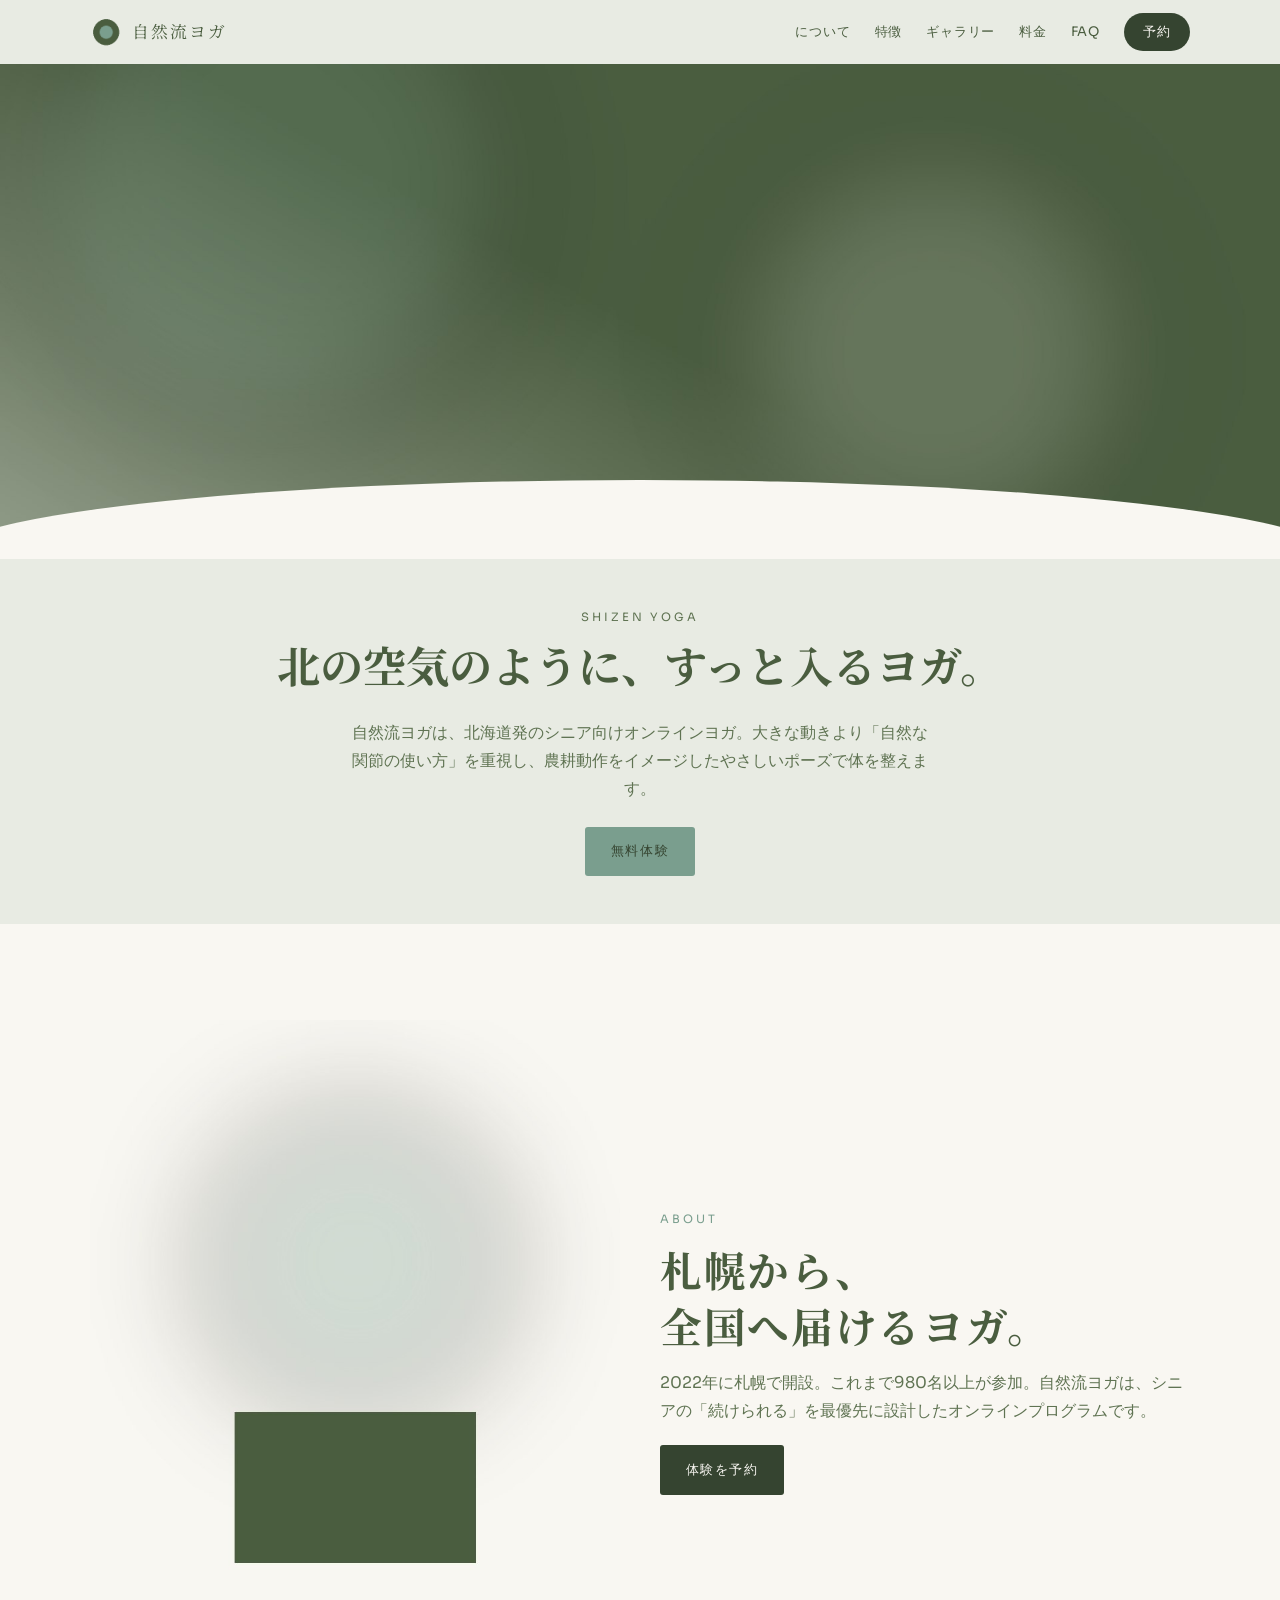
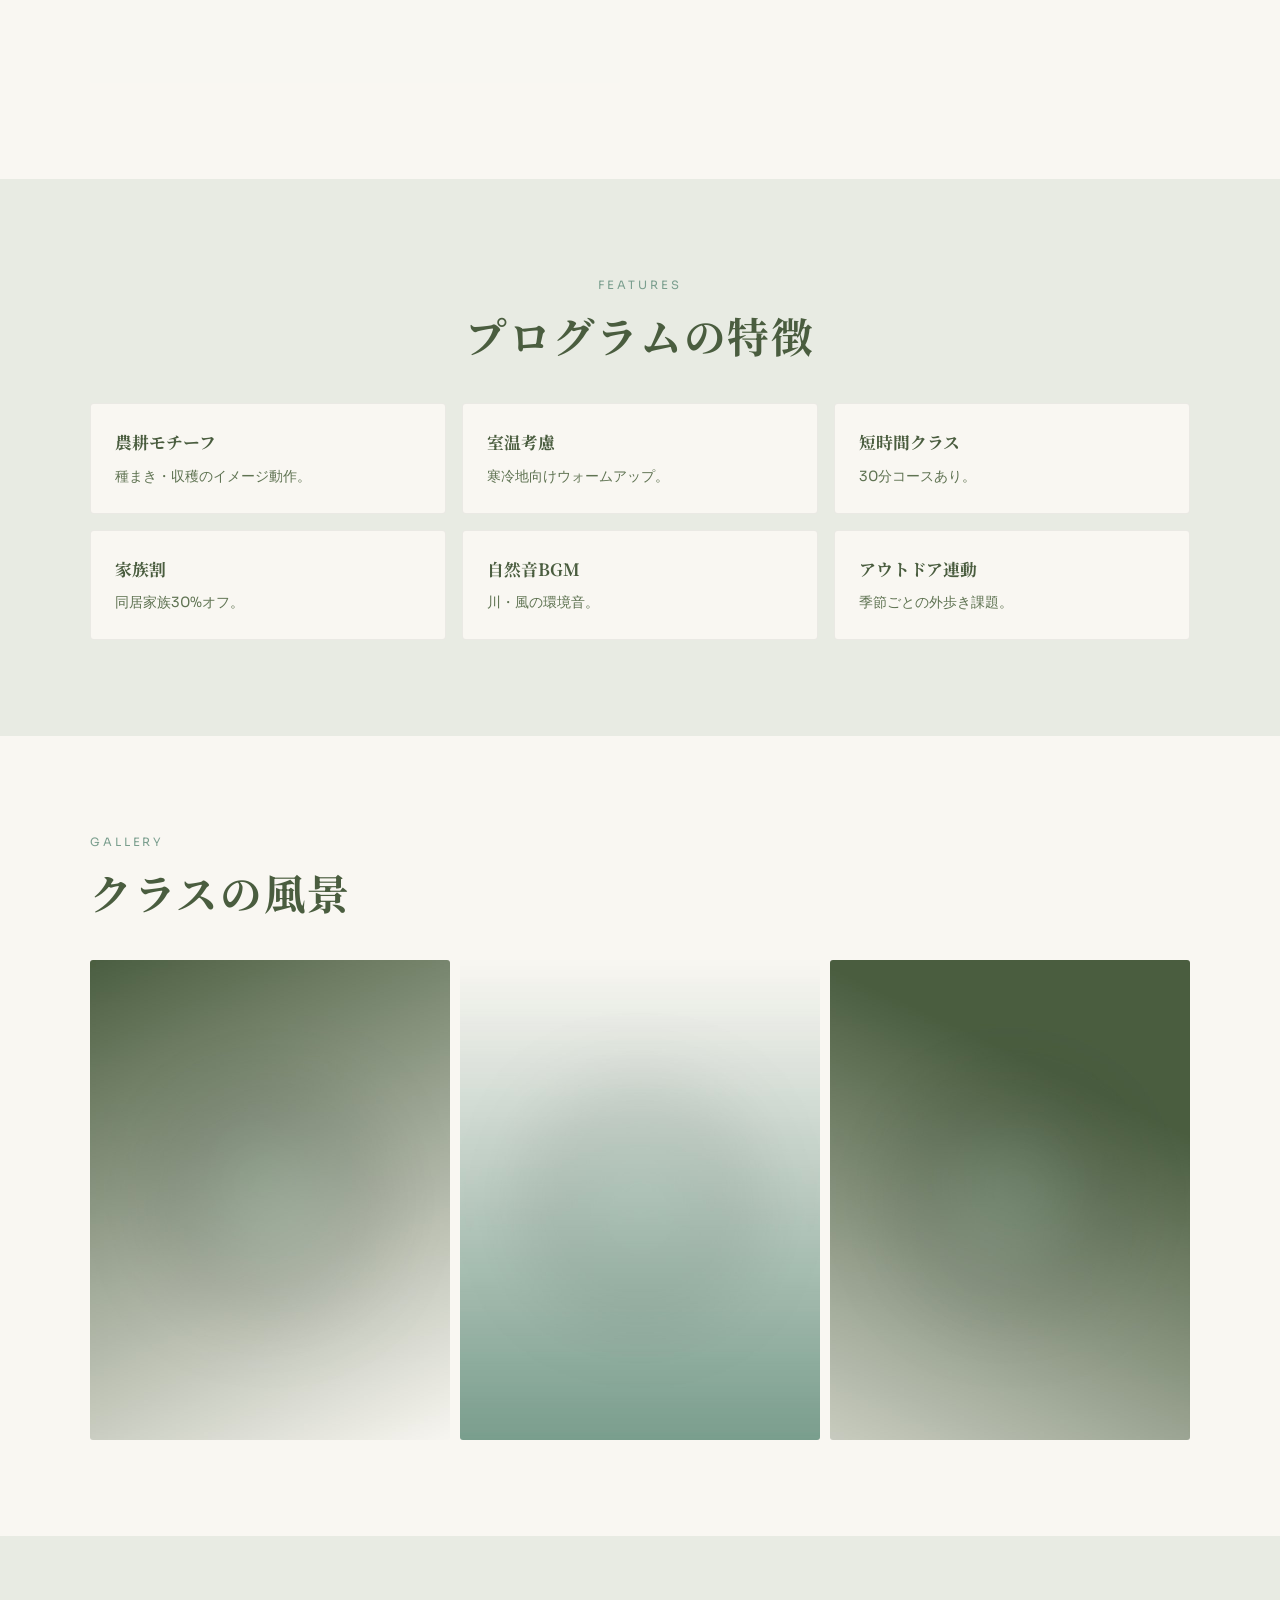
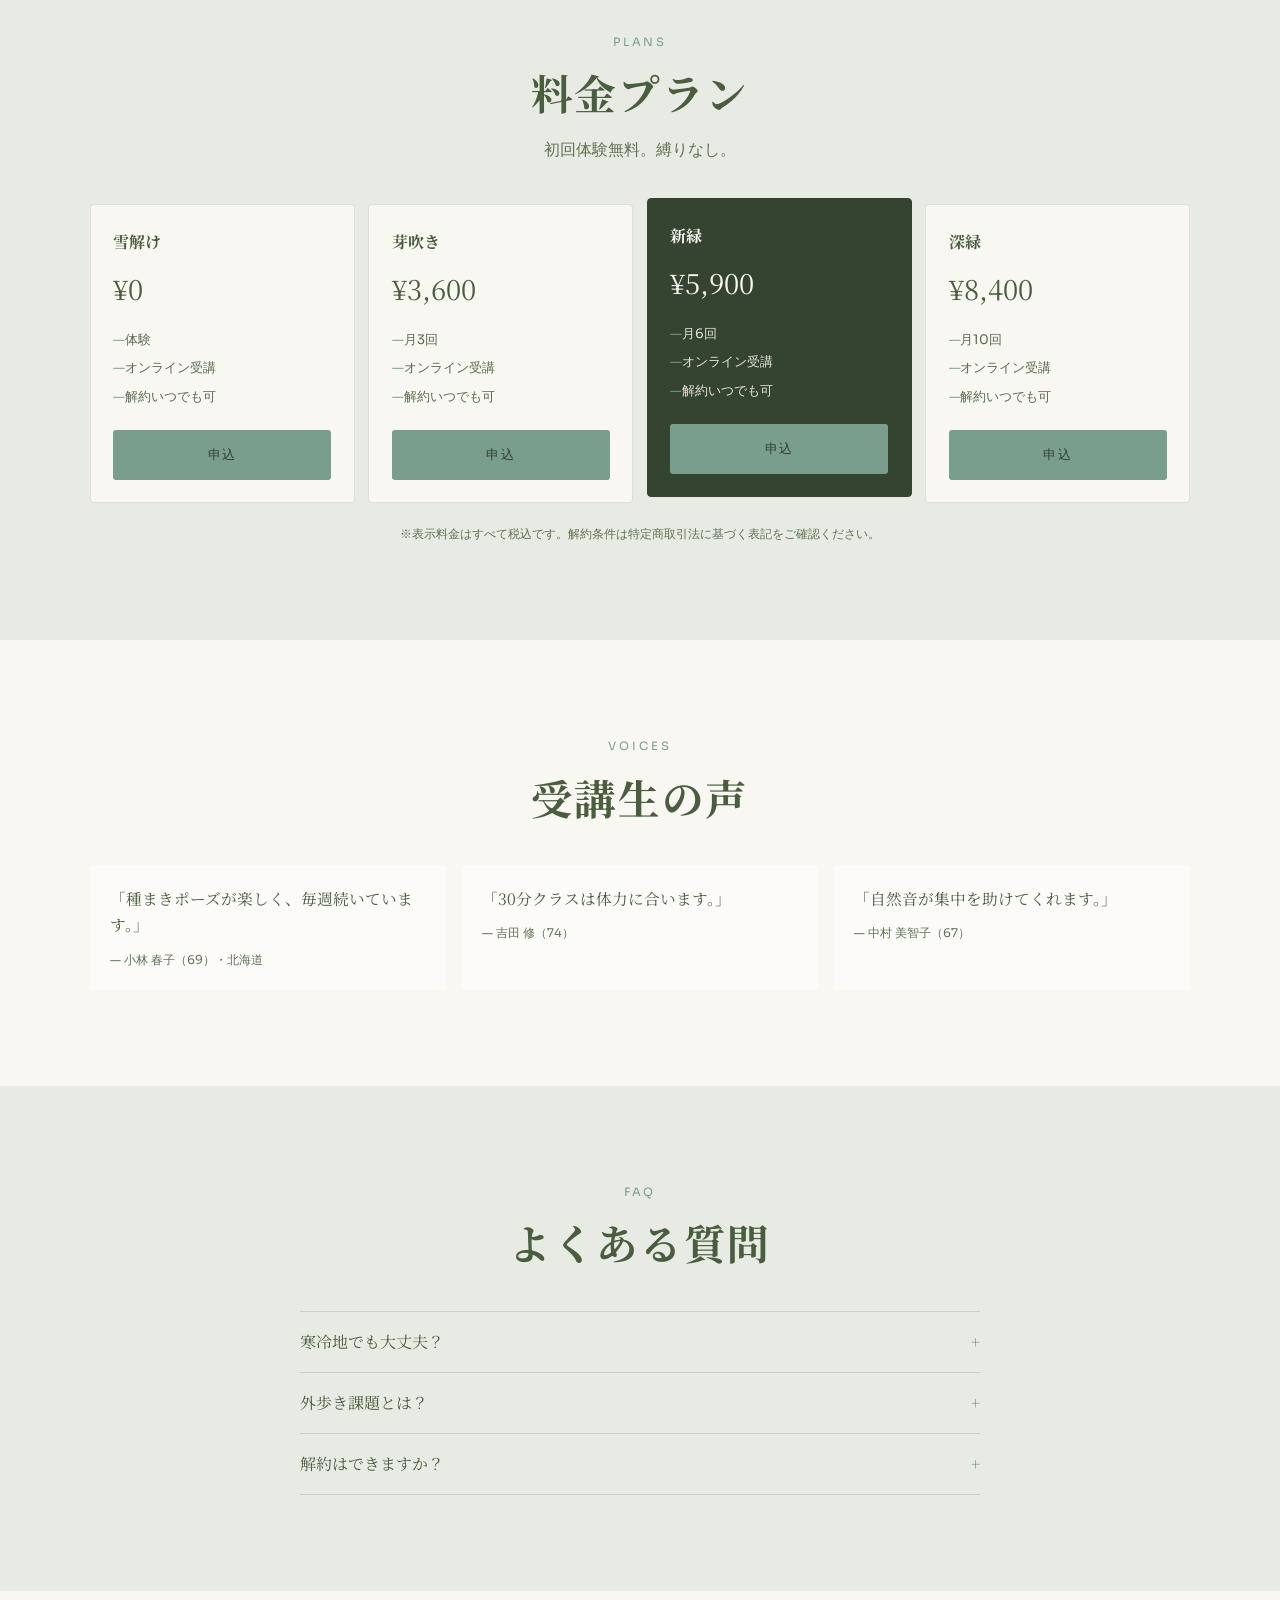
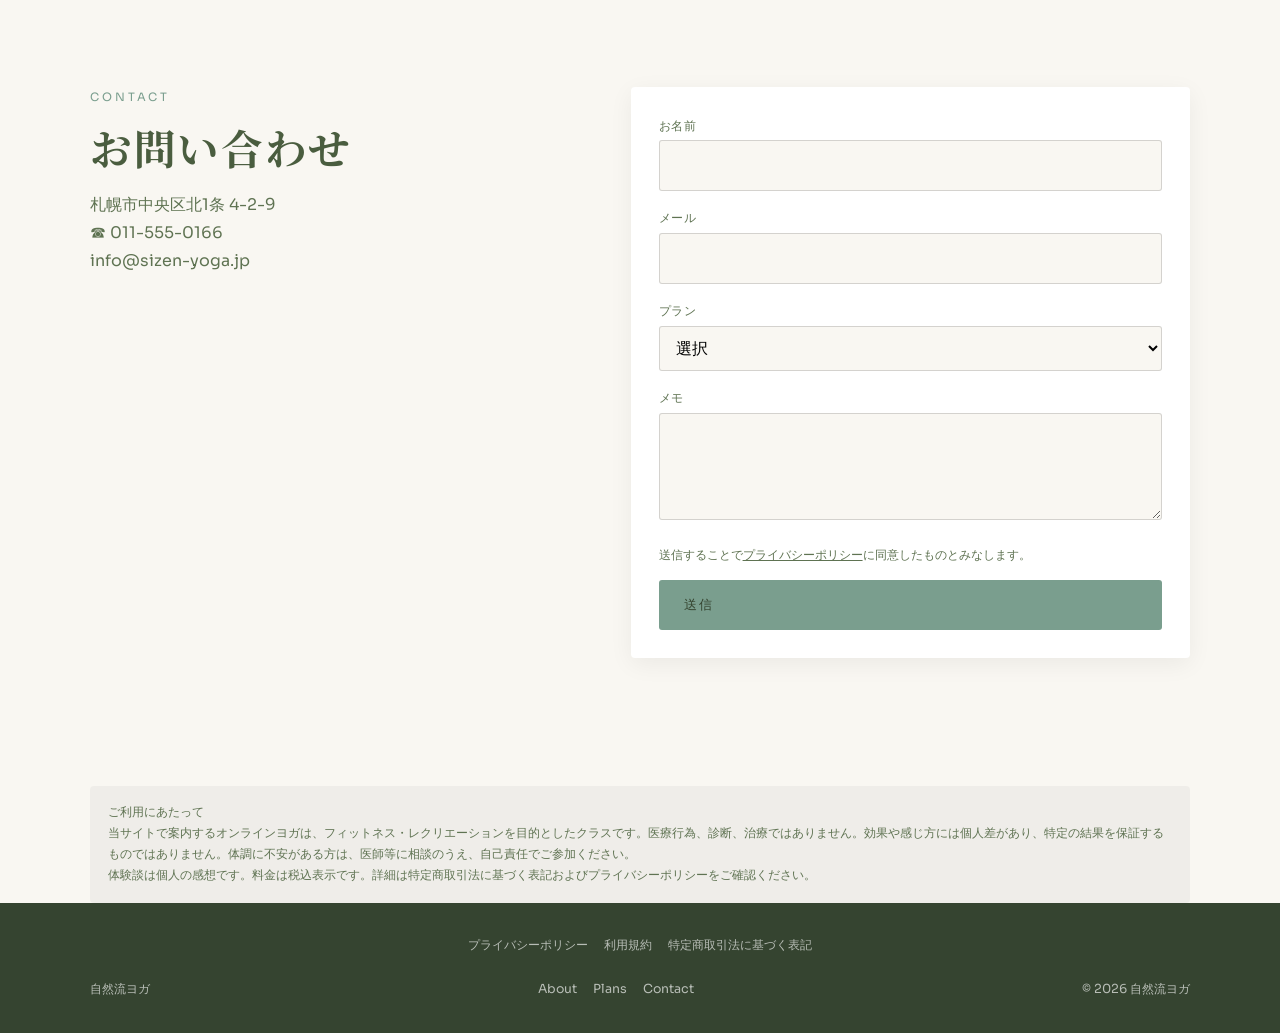
<file: index.html>
<!DOCTYPE html>
<html lang="ja">
<head>
<meta charset="utf-8">
<meta name="viewport" content="width=device-width, initial-scale=1">
<title>自然流ヨガ — シニア向けオンラインヨガ</title>
<meta name="description" content="自然流ヨガは、北海道発のシニア向けオンラインヨガ。大きな動きより「自然な関節の使い方」を重視し、農耕動作をイメージしたやさしいポーズで体を整えます。">
<link rel="icon" href="images/favicon.png" type="image/png">
<link rel="preconnect" href="https://fonts.googleapis.com">
<link rel="preconnect" href="https://fonts.gstatic.com" crossorigin>
<link href="https://fonts.googleapis.com/css2?family=Noto+Serif+JP:wght@400;500&family=Sora:wght@400;500&display=swap" rel="stylesheet">
<link rel="stylesheet" href="css/flow.css">
</head>
<body>
<div class="sz-gate" id="sz-gate"><div><p class="sz-gate__t">自然流ヨガ</p><p class="sz-gate__s">Shizen Yoga</p></div></div>
<header class="sz-hdr" id="sz-hdr">
  <div class="sz-row">
    <a href="#" class="sz-logo"><img src="images/logo-mark.png" alt="" width="32" height="32"><span>自然流ヨガ</span></a>
    <button type="button" class="sz-menu-btn" id="sz-menu-btn" aria-label="メニュー" aria-expanded="false" aria-controls="sz-sheet"><span></span><span></span><span></span></button>
    <nav class="sz-nav" aria-label="主要"><a href="#about">について</a><a href="#features">特徴</a><a href="#gallery">ギャラリー</a><a href="#plans">料金</a><a href="#faq">FAQ</a><a href="#contact" class="sz-pill">予約</a></nav>
  </div>
</header>
<nav class="sz-sheet" id="sz-sheet" aria-label="モバイル" aria-hidden="true">
  <a href="#about">について</a><a href="#features">特徴</a><a href="#gallery">ギャラリー</a><a href="#plans">料金</a><a href="#faq">FAQ</a><a href="#contact" class="sz-pill">予約</a>
</nav>
<main>

    <section class="sz-hero" aria-label="メイン">
      <div class="sz-hero__img sz-rise"><img src="images/hero.jpg" alt="" width="1920" height="1080"></div>
      <div class="sz-wrap sz-hero__copy sz-rise">
        <p class="sz-eye">Shizen Yoga</p>
        <h1>北の空気のように、すっと入るヨガ。</h1>
        <p>自然流ヨガは、北海道発のシニア向けオンラインヨガ。大きな動きより「自然な関節の使い方」を重視し、農耕動作をイメージしたやさしいポーズで体を整えます。</p>
        <div class="sz-hero__acts"><a href="#contact" class="sz-btn sz-btn--a">無料体験</a></div>
      </div>
    </section>
<section class="sz-sec" id="about"><div class="sz-wrap sz-split">
  <div class="sz-rise"><img src="images/about.jpg" alt="" width="900" height="1100" loading="lazy"></div>
  <div class="sz-rise"><p class="sz-eye">About</p><h2 class="sz-h2">札幌から、<br>全国へ届けるヨガ。</h2>
  <p class="sz-lead">2022年に札幌で開設。これまで980名以上が参加。自然流ヨガは、シニアの「続けられる」を最優先に設計したオンラインプログラムです。</p>
  <a href="#contact" class="sz-btn sz-btn--w" style="margin-top:1.25rem">体験を予約</a></div>
</div></section>
<section class="sz-sec sz-sec--alt" id="features"><div class="sz-wrap">
  <div class="sz-top sz-top--c sz-rise"><p class="sz-eye">Features</p><h2 class="sz-h2">プログラムの特徴</h2></div>
  <div class="sz-cards"><article class="sz-card sz-rise"><h3>農耕モチーフ</h3><p>種まき・収穫のイメージ動作。</p></article><article class="sz-card sz-rise"><h3>室温考慮</h3><p>寒冷地向けウォームアップ。</p></article><article class="sz-card sz-rise"><h3>短時間クラス</h3><p>30分コースあり。</p></article><article class="sz-card sz-rise"><h3>家族割</h3><p>同居家族30%オフ。</p></article><article class="sz-card sz-rise"><h3>自然音BGM</h3><p>川・風の環境音。</p></article><article class="sz-card sz-rise"><h3>アウトドア連動</h3><p>季節ごとの外歩き課題。</p></article></div>
</div></section>
<section class="sz-sec" id="gallery"><div class="sz-wrap">
  <div class="sz-top sz-rise"><p class="sz-eye">Gallery</p><h2 class="sz-h2">クラスの風景</h2></div>
  <div class="sz-gal sz-rise">
    <img src="images/gallery-1.jpg" alt="" loading="lazy" width="760" height="960">
    <img src="images/gallery-2.jpg" alt="" loading="lazy" width="760" height="960">
    <img src="images/gallery-3.jpg" alt="" loading="lazy" width="760" height="960">
  </div>
</div></section>
<section class="sz-sec sz-sec--alt" id="plans"><div class="sz-wrap">
  <div class="sz-top sz-top--c sz-rise"><p class="sz-eye">Plans</p><h2 class="sz-h2">料金プラン</h2><p class="sz-lead">初回体験無料。縛りなし。</p></div>
  <div class="sz-price"><article class="sz-tier sz-rise"><h3>雪解け</h3><p class="amt">¥0</p><ul><li>体験</li><li>オンライン受講</li><li>解約いつでも可</li></ul><a href="#contact" class="sz-btn sz-btn--a">申込</a></article><article class="sz-tier sz-rise"><h3>芽吹き</h3><p class="amt">¥3,600</p><ul><li>月3回</li><li>オンライン受講</li><li>解約いつでも可</li></ul><a href="#contact" class="sz-btn sz-btn--a">申込</a></article><article class="sz-tier sz-tier--hi sz-rise"><h3>新緑</h3><p class="amt">¥5,900</p><ul><li>月6回</li><li>オンライン受講</li><li>解約いつでも可</li></ul><a href="#contact" class="sz-btn sz-btn--a">申込</a></article><article class="sz-tier sz-rise"><h3>深緑</h3><p class="amt">¥8,400</p><ul><li>月10回</li><li>オンライン受講</li><li>解約いつでも可</li></ul><a href="#contact" class="sz-btn sz-btn--a">申込</a></article></div>
</div><p class="pricing-tax-note">※表示料金はすべて税込です。解約条件は<a href="tokusho.html">特定商取引法に基づく表記</a>をご確認ください。</p>
</section>
<section class="sz-sec" id="voices"><div class="sz-wrap">
  <div class="sz-top sz-top--c sz-rise"><p class="sz-eye">Voices</p><h2 class="sz-h2">受講生の声</h2></div>
  <div class="sz-voice">
    <blockquote class="sz-rise"><p>「種まきポーズが楽しく、毎週続いています。」</p><cite>— 小林 春子（69）・北海道</cite></blockquote><blockquote class="sz-rise"><p>「30分クラスは体力に合います。」</p><cite>— 吉田 修（74）</cite></blockquote><blockquote class="sz-rise"><p>「自然音が集中を助けてくれます。」</p><cite>— 中村 美智子（67）</cite></blockquote>
  </div>
</div></section>
<section class="sz-sec sz-sec--alt" id="faq"><div class="sz-wrap" style="max-width:680px;margin-inline:auto">
  <div class="sz-top sz-top--c sz-rise"><p class="sz-eye">FAQ</p><h2 class="sz-h2">よくある質問</h2></div>
  <div class="sz-faq sz-rise">
    <details><summary>寒冷地でも大丈夫？</summary><p>ウォームアップを長めに設計しています。</p></details><details><summary>外歩き課題とは？</summary><p>任意の季節ミッションです。</p></details><details><summary>解約はできますか？</summary><p>はい。更新日の7日前までにご連絡ください。</p></details>
  </div>
</div></section>
<section class="sz-sec" id="contact"><div class="sz-wrap sz-form-wrap">
  <div class="sz-rise"><p class="sz-eye">Contact</p><h2 class="sz-h2">お問い合わせ</h2>
  <p class="sz-lead">札幌市中央区北1条 4-2-9<br>☎ 011-555-0166<br>info@sizen-yoga.jp</p></div>
  <div class="sz-form sz-rise">
    <form id="sz-form" novalidate>
      <div class="sz-fld"><label>お名前</label><input name="name" required><p class="sz-err"></p></div>
      <div class="sz-fld"><label>メール</label><input name="email" type="email" required><p class="sz-err"></p></div>
      <div class="sz-fld"><label>プラン</label><select name="plan" required><option value="">選択</option>
        <option value="t1">雪解け</option><option value="t2">芽吹き</option>
        <option value="t3">新緑</option><option value="t4">深緑</option></select><p class="sz-err"></p></div>
      <div class="sz-fld"><label>メモ</label><textarea name="note" rows="3"></textarea></div>
      <p class="form-consent">送信することで<a href="privacy.html">プライバシーポリシー</a>に同意したものとみなします。</p>
      <button type="submit" class="sz-btn sz-btn--a" style="width:100%">送信</button>
    </form>
    <div class="sz-ok" id="sz-ok" tabindex="-1" role="status">送信しました。折り返しご連絡します。</div>
  </div>
</div></section>
  <aside class="site-notice" role="note">
    <p><strong>ご利用にあたって</strong></p>
    <p>当サイトで案内するオンラインヨガは、フィットネス・レクリエーションを目的としたクラスです。医療行為、診断、治療ではありません。効果や感じ方には個人差があり、特定の結果を保証するものではありません。体調に不安がある方は、医師等に相談のうえ、自己責任でご参加ください。</p>
    <p>体験談は個人の感想です。料金は税込表示です。詳細は<a href="tokusho.html">特定商取引法に基づく表記</a>および<a href="privacy.html">プライバシーポリシー</a>をご確認ください。</p>
  </aside>

</main>
<footer class="sz-foot"><div class="sz-wrap sz-foot__r">
  <nav class="legal-links" aria-label="法的情報"><a href="privacy.html">プライバシーポリシー</a><a href="terms.html">利用規約</a><a href="tokusho.html">特定商取引法に基づく表記</a></nav>
  <span>自然流ヨガ</span><nav><a href="#about">About</a><a href="#plans">Plans</a><a href="#contact">Contact</a></nav>
  <span>&copy; 2026 自然流ヨガ</span>
</div></footer>
<script src="js/flow.js"></script>
</body>
</html>
</file>
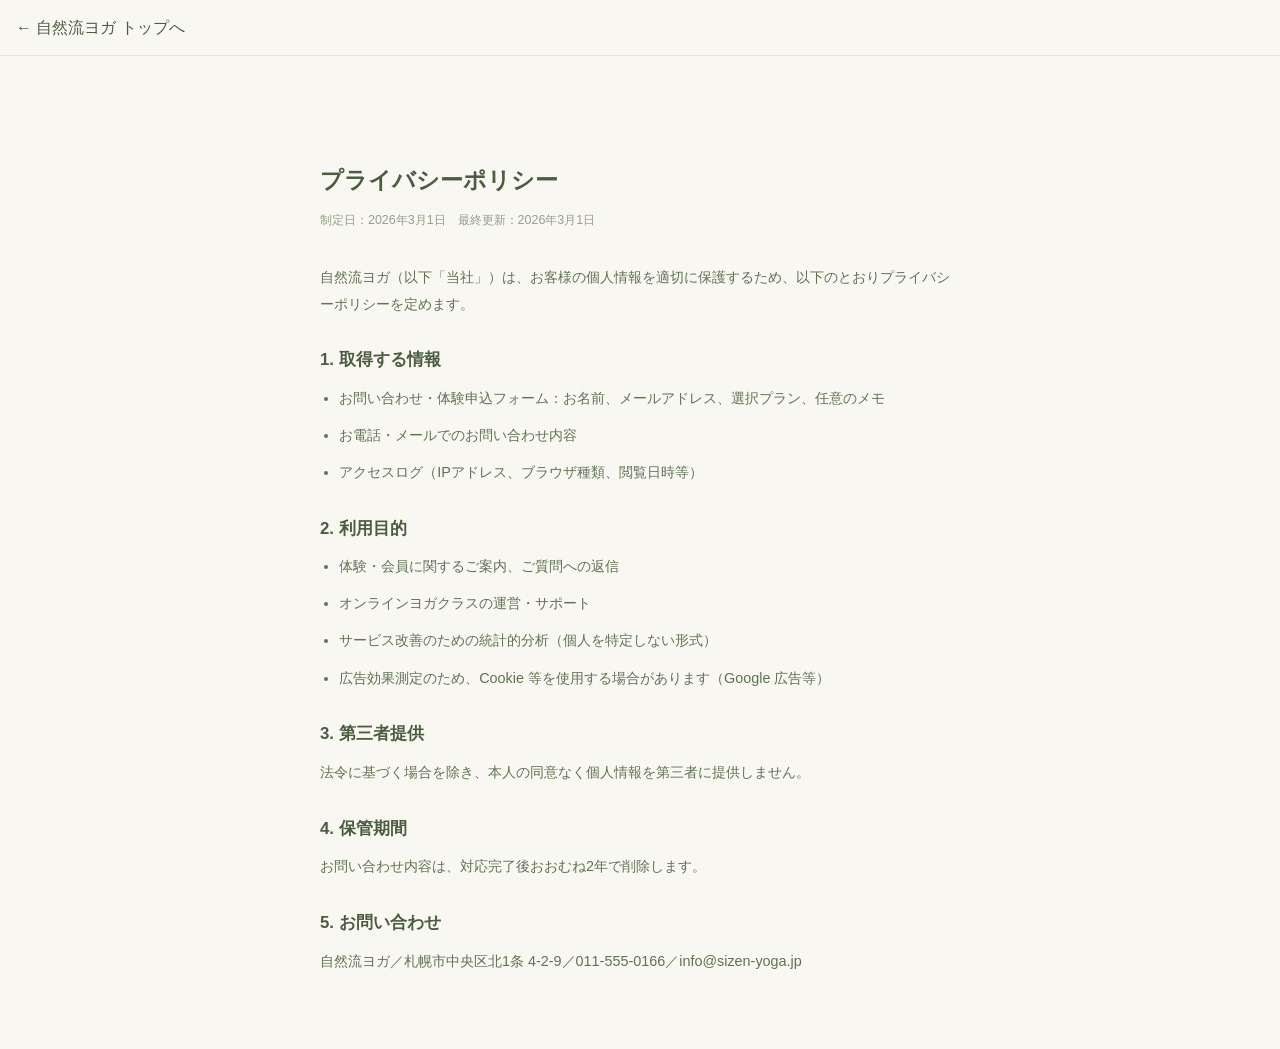
<file: privacy.html>
<!DOCTYPE html>
<html lang="ja">
<head>
<meta charset="utf-8">
<meta name="viewport" content="width=device-width, initial-scale=1">
<title>プライバシーポリシー — 自然流ヨガ</title>
<link rel="icon" href="images/favicon.png" type="image/png">
<link href="https://fonts.googleapis.com/css2?family=Noto+Sans+JP:wght@400;500&display=swap" rel="stylesheet">
<link rel="stylesheet" href="css/flow.css">
</head>
<body>
<div class="legal-top"><a href="index.html">← 自然流ヨガ トップへ</a></div>
<article class="legal-doc"><h1>プライバシーポリシー</h1>
<p class="legal-updated">制定日：2026年3月1日　最終更新：2026年3月1日</p>
<p>自然流ヨガ（以下「当社」）は、お客様の個人情報を適切に保護するため、以下のとおりプライバシーポリシーを定めます。</p>
<h2>1. 取得する情報</h2>
<ul><li>お問い合わせ・体験申込フォーム：お名前、メールアドレス、選択プラン、任意のメモ</li>
<li>お電話・メールでのお問い合わせ内容</li>
<li>アクセスログ（IPアドレス、ブラウザ種類、閲覧日時等）</li></ul>
<h2>2. 利用目的</h2>
<ul><li>体験・会員に関するご案内、ご質問への返信</li>
<li>オンラインヨガクラスの運営・サポート</li>
<li>サービス改善のための統計的分析（個人を特定しない形式）</li>
<li>広告効果測定のため、Cookie 等を使用する場合があります（Google 広告等）</li></ul>
<h2>3. 第三者提供</h2>
<p>法令に基づく場合を除き、本人の同意なく個人情報を第三者に提供しません。</p>
<h2>4. 保管期間</h2>
<p>お問い合わせ内容は、対応完了後おおむね2年で削除します。</p>
<h2>5. お問い合わせ</h2>
<p>自然流ヨガ／札幌市中央区北1条 4-2-9／011-555-0166／info@sizen-yoga.jp</p></article>
</body>
</html>
</file>
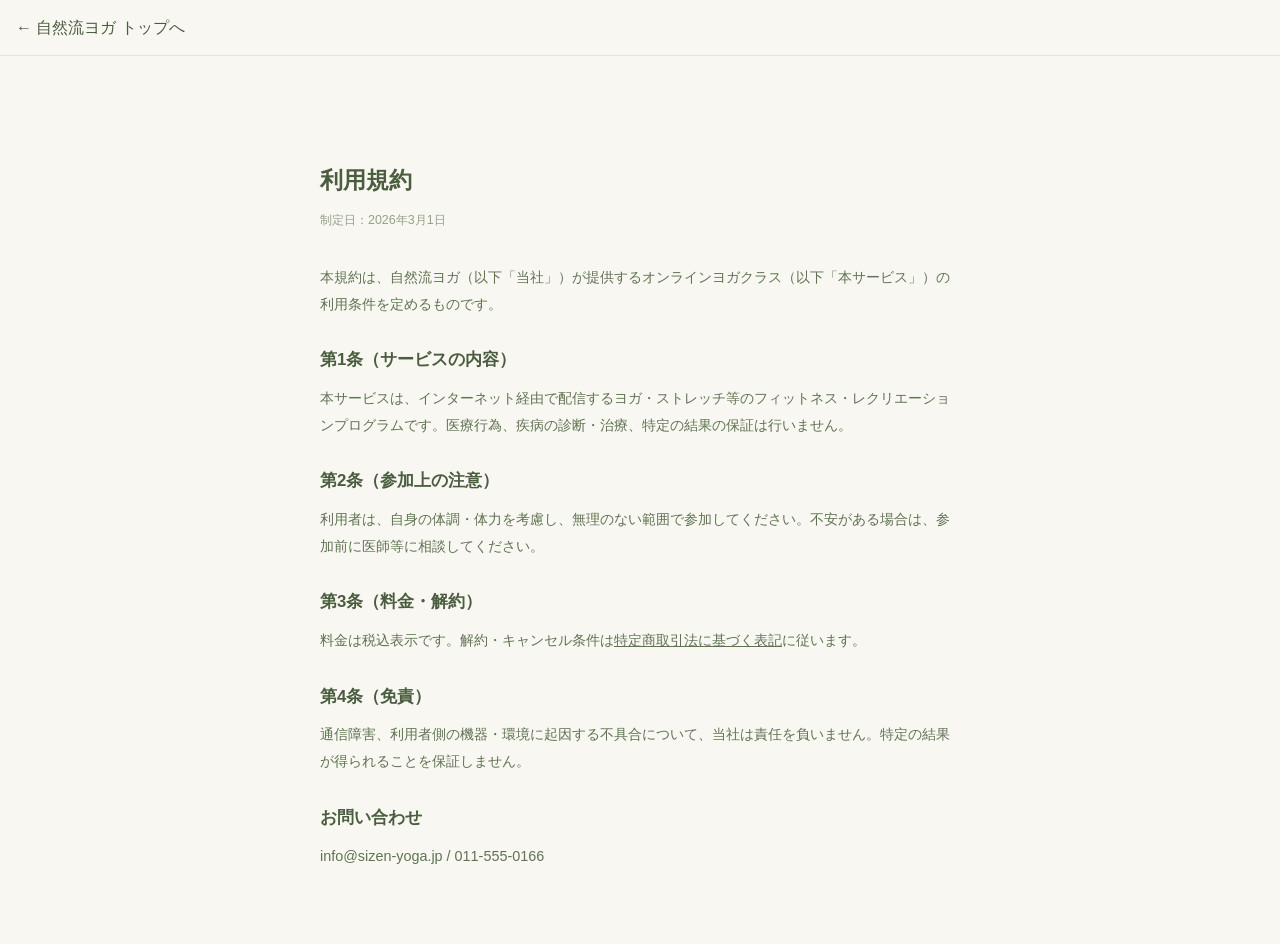
<file: terms.html>
<!DOCTYPE html>
<html lang="ja">
<head>
<meta charset="utf-8">
<meta name="viewport" content="width=device-width, initial-scale=1">
<title>利用規約 — 自然流ヨガ</title>
<link rel="icon" href="images/favicon.png" type="image/png">
<link href="https://fonts.googleapis.com/css2?family=Noto+Sans+JP:wght@400;500&display=swap" rel="stylesheet">
<link rel="stylesheet" href="css/flow.css">
</head>
<body>
<div class="legal-top"><a href="index.html">← 自然流ヨガ トップへ</a></div>
<article class="legal-doc"><h1>利用規約</h1>
<p class="legal-updated">制定日：2026年3月1日</p>
<p>本規約は、自然流ヨガ（以下「当社」）が提供するオンラインヨガクラス（以下「本サービス」）の利用条件を定めるものです。</p>
<h2>第1条（サービスの内容）</h2>
<p>本サービスは、インターネット経由で配信するヨガ・ストレッチ等のフィットネス・レクリエーションプログラムです。医療行為、疾病の診断・治療、特定の結果の保証は行いません。</p>
<h2>第2条（参加上の注意）</h2>
<p>利用者は、自身の体調・体力を考慮し、無理のない範囲で参加してください。不安がある場合は、参加前に医師等に相談してください。</p>
<h2>第3条（料金・解約）</h2>
<p>料金は税込表示です。解約・キャンセル条件は<a href="tokusho.html">特定商取引法に基づく表記</a>に従います。</p>
<h2>第4条（免責）</h2>
<p>通信障害、利用者側の機器・環境に起因する不具合について、当社は責任を負いません。特定の結果が得られることを保証しません。</p>
<h2>お問い合わせ</h2>
<p>info@sizen-yoga.jp / 011-555-0166</p></article>
</body>
</html>
</file>
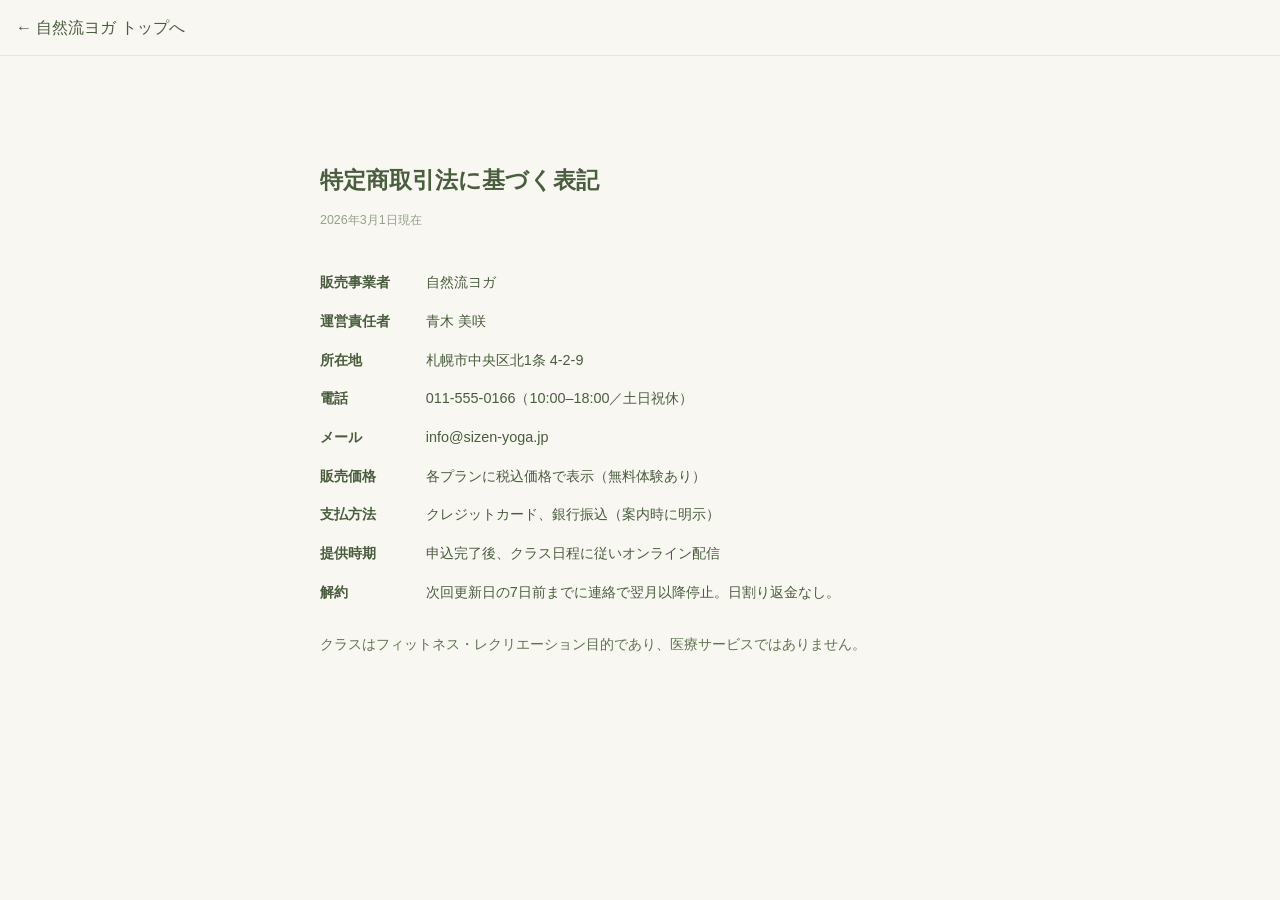
<file: tokusho.html>
<!DOCTYPE html>
<html lang="ja">
<head>
<meta charset="utf-8">
<meta name="viewport" content="width=device-width, initial-scale=1">
<title>特定商取引法に基づく表記 — 自然流ヨガ</title>
<link rel="icon" href="images/favicon.png" type="image/png">
<link href="https://fonts.googleapis.com/css2?family=Noto+Sans+JP:wght@400;500&display=swap" rel="stylesheet">
<link rel="stylesheet" href="css/flow.css">
</head>
<body>
<div class="legal-top"><a href="index.html">← 自然流ヨガ トップへ</a></div>
<article class="legal-doc"><h1>特定商取引法に基づく表記</h1>
<p class="legal-updated">2026年3月1日現在</p>
<table style="width:100%;font-size:.9rem;line-height:1.8;border-collapse:collapse">
<tr><th style="text-align:left;padding:.4rem .75rem .4rem 0;vertical-align:top">販売事業者</th><td style="padding:.4rem 0">自然流ヨガ</td></tr>
<tr><th style="text-align:left;padding:.4rem .75rem .4rem 0;vertical-align:top">運営責任者</th><td style="padding:.4rem 0">青木 美咲</td></tr>
<tr><th style="text-align:left;padding:.4rem .75rem .4rem 0;vertical-align:top">所在地</th><td style="padding:.4rem 0">札幌市中央区北1条 4-2-9</td></tr>
<tr><th style="text-align:left;padding:.4rem .75rem .4rem 0;vertical-align:top">電話</th><td style="padding:.4rem 0">011-555-0166（10:00–18:00／土日祝休）</td></tr>
<tr><th style="text-align:left;padding:.4rem .75rem .4rem 0;vertical-align:top">メール</th><td style="padding:.4rem 0">info@sizen-yoga.jp</td></tr>
<tr><th style="text-align:left;padding:.4rem .75rem .4rem 0;vertical-align:top">販売価格</th><td style="padding:.4rem 0">各プランに税込価格で表示（無料体験あり）</td></tr>
<tr><th style="text-align:left;padding:.4rem .75rem .4rem 0;vertical-align:top">支払方法</th><td style="padding:.4rem 0">クレジットカード、銀行振込（案内時に明示）</td></tr>
<tr><th style="text-align:left;padding:.4rem .75rem .4rem 0;vertical-align:top">提供時期</th><td style="padding:.4rem 0">申込完了後、クラス日程に従いオンライン配信</td></tr>
<tr><th style="text-align:left;padding:.4rem .75rem .4rem 0;vertical-align:top">解約</th><td style="padding:.4rem 0">次回更新日の7日前までに連絡で翌月以降停止。日割り返金なし。</td></tr>
</table>
<p style="margin-top:1.25rem;font-size:.85rem">クラスはフィットネス・レクリエーション目的であり、医療サービスではありません。</p></article>
</body>
</html>
</file>
<file: css/flow.css>
/* 自然流ヨガ */
:root {
  --bg: #f9f7f2;
  --bg2: #e8ebe3;
  --ink: #4a5d3f;
  --ink2: #5f7352;
  --acc: #7a9e8e;
  --dark: #354430;
  --display: 'Noto Serif JP', serif;
  --body: 'Sora', sans-serif;
  --hdr: 4rem;
  --ease: cubic-bezier(0.25, 0.8, 0.25, 1);
}
*,*::before,*::after{box-sizing:border-box;margin:0;padding:0}
html{scroll-behavior:smooth}
html.no-scroll{overflow:hidden}
@media (prefers-reduced-motion:reduce){html{scroll-behavior:auto}*,*::before,*::after{animation-duration:.01ms!important;transition-duration:.01ms!important}}
body{font-family:var(--body);background:var(--bg);color:var(--ink);line-height:1.75}
img{max-width:100%;display:block;height:auto}
a{color:inherit;text-decoration:none}
button{font:inherit;border:none;background:none;cursor:pointer}
ul{list-style:none}
:focus-visible{outline:2px solid var(--acc);outline-offset:3px}

.sz-gate{position:fixed;inset:0;z-index:9999;background:var(--dark);display:grid;place-items:center;color:var(--bg);transition:opacity .7s,visibility .7s}
.sz-gate--off{opacity:0;visibility:hidden;pointer-events:none}
.sz-gate__t{font-family:var(--display);font-size:clamp(1.8rem,4vw,2.6rem);letter-spacing:.25em;padding-left:.25em}
.sz-gate__s{text-align:center;font-size:.7rem;letter-spacing:.35em;margin-top:.5rem;color:var(--acc)}

.sz-hdr{position:fixed;top:0;left:0;right:0;z-index:900;height:var(--hdr);display:flex;align-items:center;transition:background .35s,box-shadow .35s}
.sz-hdr--fix{background:color-mix(in srgb,var(--bg) 92%,transparent);backdrop-filter:blur(8px);box-shadow:0 1px 0 rgba(0,0,0,.06)}
.sz-hdr--menu .sz-logo span,.sz-hdr--menu .sz-menu-btn span{color:var(--bg)}
.sz-hdr--menu .sz-menu-btn span{background:var(--bg)}
.sz-wrap{width:min(1100px,92vw);margin-inline:auto}
.sz-row{display:flex;align-items:center;justify-content:space-between;width:min(1100px,92vw);margin-inline:auto}
.sz-logo{display:flex;align-items:center;gap:.65rem;z-index:902}
.sz-logo img{width:2rem;height:2rem}
.sz-logo span{font-family:var(--display);letter-spacing:.12em;font-size:1.05rem}
.sz-nav{display:flex;gap:1.5rem;align-items:center}
.sz-nav a{font-size:.82rem;letter-spacing:.06em}
.sz-nav a:hover{color:var(--acc)}
.sz-pill{padding:.5rem 1.2rem;background:var(--dark);color:var(--bg);border-radius:999px;font-size:.78rem;letter-spacing:.1em}
.sz-menu-btn{display:none;width:2.5rem;height:2.5rem;position:relative;z-index:902}
.sz-menu-btn span{position:absolute;left:50%;transform:translateX(-50%);width:1.35rem;height:2px;background:var(--ink);transition:.35s}
.sz-menu-btn span:nth-child(1){top:.85rem}
.sz-menu-btn span:nth-child(2){top:1.2rem}
.sz-menu-btn span:nth-child(3){top:1.55rem}
.sz-menu-btn--x span:nth-child(1){top:1.2rem;transform:translateX(-50%) rotate(45deg)}
.sz-menu-btn--x span:nth-child(2){opacity:0}
.sz-menu-btn--x span:nth-child(3){top:1.2rem;transform:translateX(-50%) rotate(-45deg)}
.sz-sheet{position:fixed;inset:0;z-index:901;background:var(--dark);display:flex;flex-direction:column;align-items:center;justify-content:center;gap:2rem;opacity:0;visibility:hidden;transition:.4s}
.sz-sheet--on{opacity:1;visibility:visible}
.sz-sheet a{color:var(--bg);font-family:var(--display);font-size:1.3rem;letter-spacing:.1em}
@media(max-width:800px){.sz-nav{display:none}.sz-menu-btn{display:block}}

.sz-rise{opacity:0;transform:translateY(1.5rem);transition:opacity .8s var(--ease),transform .8s var(--ease)}
.sz-rise--on{opacity:1;transform:none}
@media (prefers-reduced-motion:reduce){.sz-rise{opacity:1;transform:none}}

.sz-sec{padding:clamp(3.5rem,8vw,6rem) 0}
.sz-sec--alt{background:var(--bg2)}
.sz-sec--dark{background:var(--dark);color:var(--bg)}
.sz-eye{font-size:.72rem;letter-spacing:.25em;text-transform:uppercase;color:var(--acc);margin-bottom:.75rem}
.sz-sec--dark .sz-eye{color:color-mix(in srgb,var(--acc) 80%,white)}
.sz-h2{font-family:var(--display);font-size:clamp(1.7rem,3.8vw,2.6rem);line-height:1.35;letter-spacing:.04em}
.sz-lead{margin-top:1rem;color:var(--ink2);max-width:40rem}
.sz-sec--dark .sz-lead{color:rgba(255,255,255,.75)}
.sz-top{margin-bottom:2.5rem}
.sz-top--c{text-align:center}
.sz-top--c .sz-lead{margin-inline:auto}

.sz-btn{display:inline-flex;padding:.85rem 1.6rem;font-size:.8rem;letter-spacing:.12em;border-radius:3px;transition:.3s}
.sz-btn--a{background:var(--acc);color:var(--dark)}
.sz-btn--a:hover{filter:brightness(1.05)}
.sz-btn--b{border:1px solid color-mix(in srgb,var(--ink) 25%,transparent)}
.sz-btn--b:hover{border-color:var(--ink)}
.sz-btn--w{background:var(--dark);color:var(--bg)}

/* hero variants */

.sz-hero{padding-top:var(--hdr);background:var(--bg2)}
.sz-hero__img{height:55vh;position:relative;overflow:hidden}
.sz-hero__img img{width:100%;height:100%;object-fit:cover}
.sz-hero__img::after{content:"";position:absolute;bottom:-1px;left:0;right:0;height:80px;background:var(--bg);clip-path:ellipse(55% 100% at 50% 100%)}
.sz-hero__copy{padding:2rem 0 3rem;text-align:center}
.sz-hero__copy h1{font-family:var(--display);font-size:clamp(1.85rem,4vw,2.7rem)}
.sz-hero__copy p{margin:1rem auto 0;max-width:36rem;color:var(--ink2)}
.sz-hero__acts{margin-top:1.5rem;display:flex;gap:.75rem;justify-content:center;flex-wrap:wrap}

.sz-split{display:grid;grid-template-columns:1fr 1fr;gap:2.5rem;align-items:center}
.sz-split img{width:100%;aspect-ratio:4/5;object-fit:cover;border-radius:4px}
@media(max-width:768px){.sz-split{grid-template-columns:1fr}}

.sz-cards{display:grid;grid-template-columns:repeat(3,1fr);gap:1rem}
.sz-card{padding:1.5rem;background:#fff;border:1px solid rgba(0,0,0,.06);border-radius:4px;transition:transform .3s,box-shadow .3s}
.sz-sec--alt .sz-card{background:var(--bg)}
.sz-card:hover{transform:translateY(-3px);box-shadow:0 10px 30px rgba(0,0,0,.08)}
.sz-card h3{font-family:var(--display);font-size:1.05rem;margin-bottom:.4rem}
.sz-card p{font-size:.88rem;color:var(--ink2)}
@media(max-width:768px){.sz-cards{grid-template-columns:1fr}}

.sz-gal{display:grid;grid-template-columns:repeat(3,1fr);gap:.65rem}
.sz-gal img{width:100%;aspect-ratio:3/4;object-fit:cover;border-radius:3px}
@media(max-width:640px){.sz-gal{grid-template-columns:1fr}}

.sz-price{display:grid;grid-template-columns:repeat(4,1fr);gap:.85rem}
.sz-tier{padding:1.4rem;border:1px solid rgba(0,0,0,.1);border-radius:4px;display:flex;flex-direction:column;background:#fff}
.sz-sec--alt .sz-tier{background:var(--bg)}
.sz-tier--hi{background:var(--dark)!important;color:var(--bg);border-color:var(--dark);transform:translateY(-6px)}
.sz-tier h3{font-family:var(--display);font-size:1rem}
.sz-tier .amt{font-family:var(--display);font-size:1.7rem;margin:.6rem 0 1rem}
.sz-tier ul{flex:1;font-size:.82rem;margin-bottom:1rem;opacity:.9}
.sz-tier li{margin-bottom:.35rem;padding-left:.9em;position:relative}
.sz-tier li::before{content:"—";position:absolute;left:0;color:var(--acc)}
.sz-tier .sz-btn{width:100%;justify-content:center}
@media(max-width:900px){.sz-price{grid-template-columns:1fr 1fr}}
@media(max-width:520px){.sz-price{grid-template-columns:1fr}.sz-tier--hi{transform:none}}

.sz-voice{display:grid;grid-template-columns:repeat(3,1fr);gap:1rem}
.sz-voice blockquote{padding:1.25rem;background:rgba(255,255,255,.55);border-radius:4px;font-family:var(--display);font-size:.98rem;line-height:1.7}
.sz-sec--alt .sz-voice blockquote{background:var(--bg)}
.sz-voice cite{display:block;margin-top:.75rem;font-size:.75rem;color:var(--ink2);font-style:normal;font-family:var(--body)}
@media(max-width:768px){.sz-voice{grid-template-columns:1fr}}

.sz-faq{border-top:1px solid rgba(0,0,0,.12)}
.sz-faq details{border-bottom:1px solid rgba(0,0,0,.12)}
.sz-faq summary{padding:1rem 0;cursor:pointer;font-family:var(--display);list-style:none;display:flex;justify-content:space-between;gap:1rem}
.sz-faq summary::-webkit-details-marker{display:none}
.sz-faq summary::after{content:"+";color:var(--acc)}
.sz-faq details[open] summary::after{content:"−"}
.sz-faq p{padding-bottom:1rem;font-size:.92rem;color:var(--ink2)}

.sz-form-wrap{display:grid;grid-template-columns:1fr 1.1fr;gap:2rem}
.sz-form{background:#fff;padding:1.75rem;border-radius:4px;box-shadow:0 6px 24px rgba(0,0,0,.06)}
.sz-fld{margin-bottom:1rem}
.sz-fld label{display:block;font-size:.75rem;letter-spacing:.06em;margin-bottom:.3rem;color:var(--ink2)}
.sz-fld input,.sz-fld select,.sz-fld textarea{width:100%;padding:.65rem .8rem;font:inherit;border:1px solid rgba(0,0,0,.15);border-radius:3px;background:var(--bg)}
.sz-fld input:focus,.sz-fld select:focus,.sz-fld textarea:focus{outline:none;border-color:var(--acc)}
.sz-fld--bad input,.sz-fld--bad select{border-color:#b33}
.sz-err{font-size:.72rem;color:#b33;margin-top:.25rem;display:none}
.sz-fld--bad .sz-err{display:block}
.sz-ok{display:none;padding:1.5rem;text-align:center;color:var(--ink2)}
.sz-ok--show{display:block}
.sz-form--done form{display:none}
@media(max-width:768px){.sz-form-wrap{grid-template-columns:1fr}}

.sz-foot{padding:2rem 0;background:var(--dark);color:rgba(255,255,255,.65);font-size:.78rem}
.sz-foot__r{display:flex;flex-wrap:wrap;justify-content:space-between;align-items:center;gap:1rem}
.sz-foot nav{display:flex;gap:1rem}
.sz-foot nav a:hover{color:var(--acc)}

/* Legal & compliance */
.form-consent{font-size:.75rem;color:var(--ink2,var(--ink-soft,var(--mist,#666)));margin-bottom:1rem;line-height:1.6}
.form-consent a{text-decoration:underline}
.site-notice{font-size:.78rem;line-height:1.7;color:var(--ink2,var(--ink-soft,var(--mist,#555)));padding:1rem 1.1rem;background:rgba(0,0,0,.04);border-radius:4px;margin:2rem auto 0;width:min(1100px,92vw)}
.site-notice strong{font-weight:500}
.site-footer__legal,.foot__legal{display:flex;flex-wrap:wrap;gap:.75rem 1.25rem;width:100%;justify-content:center;padding-top:1rem;margin-top:.5rem;border-top:1px solid rgba(127,127,127,.15);font-size:.72rem}
.legal-links{display:flex;flex-wrap:wrap;gap:.75rem 1rem;font-size:.72rem;width:100%;justify-content:center;margin-bottom:.5rem}
.legal-doc{padding:calc(var(--hdr,4rem) + 2.5rem) 1rem 4rem;max-width:42rem;margin:0 auto}
.legal-doc h1{font-size:1.45rem;margin-bottom:.5rem}
.legal-doc .legal-updated{font-size:.78rem;opacity:.65;margin-bottom:2rem}
.legal-doc h2{font-size:1.05rem;margin:1.75rem 0 .65rem}
.legal-doc p,.legal-doc li{font-size:.9rem;line-height:1.85;margin-bottom:.65rem;color:var(--ink2,var(--ink-soft,#444))}
.legal-doc ul{padding-left:1.2rem;list-style:disc}
.legal-doc a{text-decoration:underline}
.legal-top{position:sticky;top:0;background:var(--bg,var(--cream,#fafafa));border-bottom:1px solid rgba(0,0,0,.08);padding:.85rem 1rem;z-index:10}
.pricing-tax-note{font-size:.75rem;color:var(--ink2,var(--ink-soft,var(--mist,#666)));margin-top:1.25rem;text-align:center}
</file>
